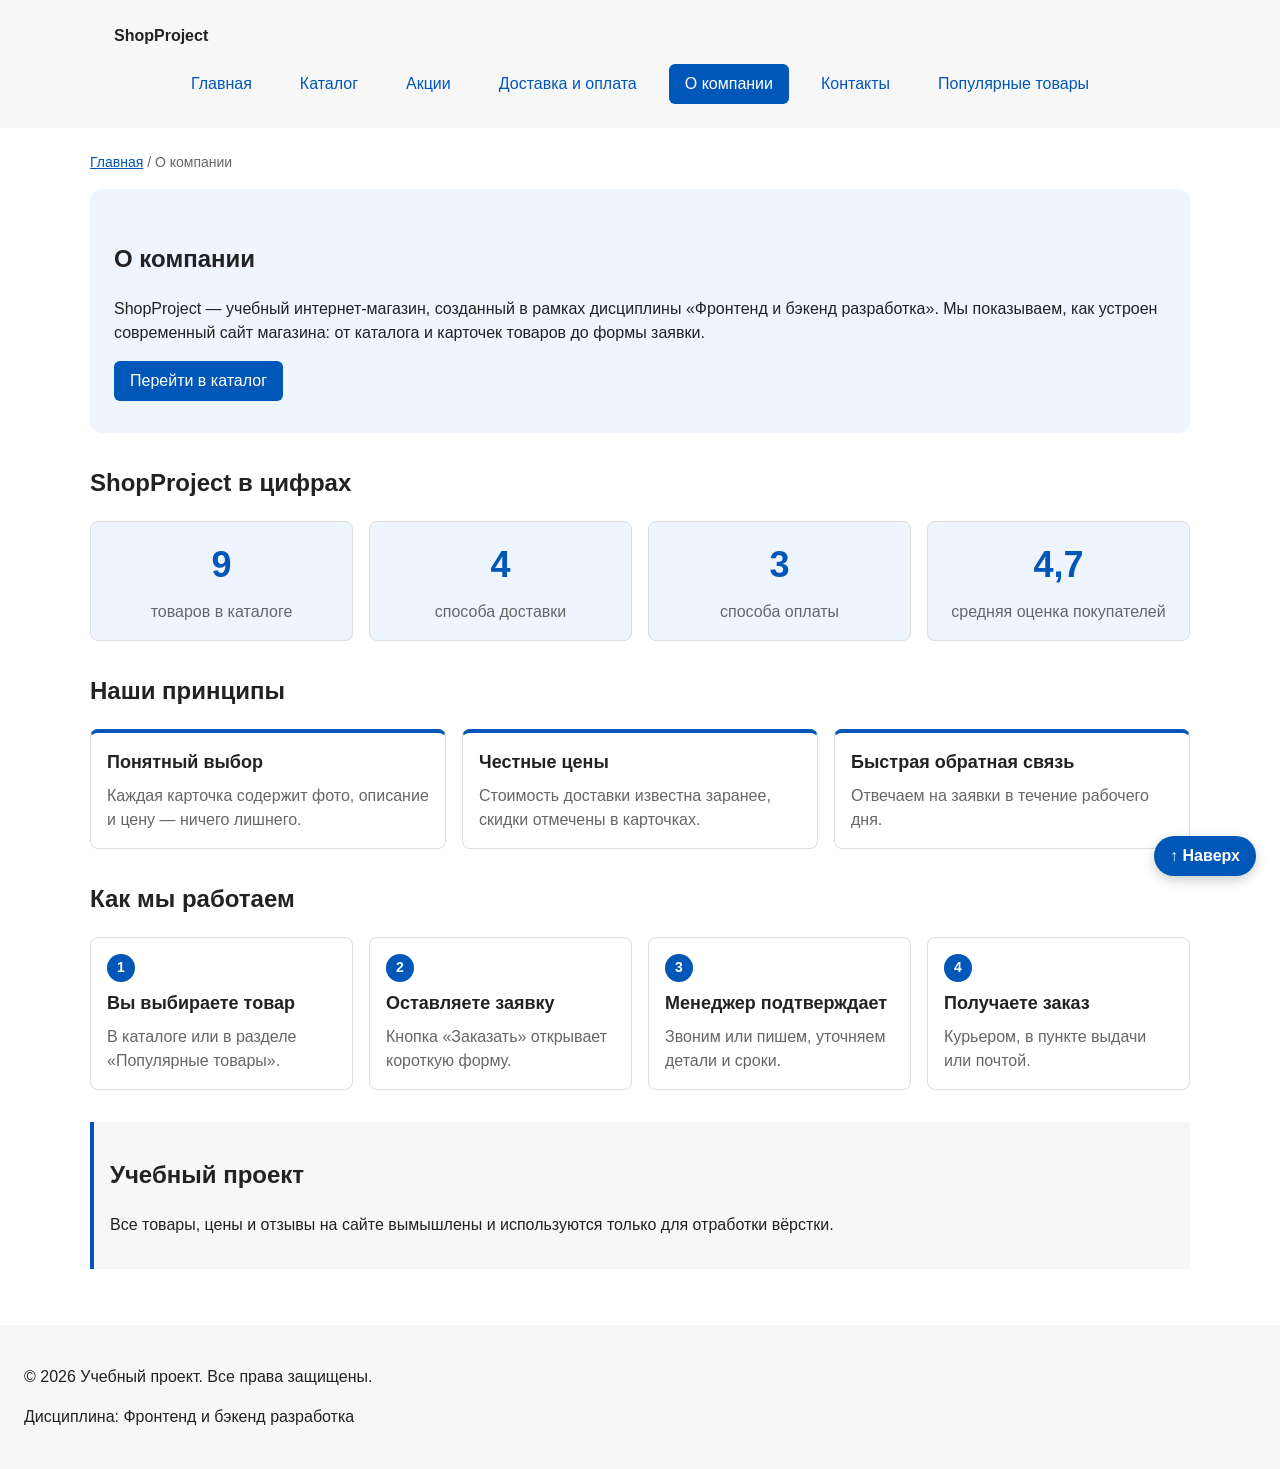
<file: About.html>
<!DOCTYPE html>
<html lang="ru">
<head>
  <meta charset="UTF-8">
  <meta name="viewport" content="width=device-width, initial-scale=1.0">
  <meta name="description" content="Информация об учебном интернет-магазине ShopProject.">
  <title>О компании — Учебный интернет-магазин</title>
  <link rel="stylesheet" href="css/style.css">
  <meta property="og:type" content="website">
  <meta property="og:title" content="Учебный интернет-магазин">
  <meta property="og:description" content="Учебный frontend-проект интернет-магазина.">
  <meta property="og:image" content="https://username.github.io/kr1-html-css-shop/images/preview.jpg">
</head>
<body id="top">
  <header class="site-header">
  <div class="site-header__inner">
    <a class="site-header__logo" href="index.html">ShopProject</a>

    <nav class="site-nav" aria-label="Основная навигация">
      <ul class="site-nav__list">
        <li class="site-nav__item">
          <a class="site-nav__link" href="index.html">
            Главная
          </a>
        </li>
        <li class="site-nav__item">
          <a class="site-nav__link" href="catalog.html">Каталог</a>
        </li>
        <li class="site-nav__item">
          <a class="site-nav__link" href="sales.html">Акции</a>
        </li>
        <li class="site-nav__item">
          <a class="site-nav__link" href="delivery.html">Доставка и оплата</a>
        </li>
        <li class="site-nav__item">
          <a class="site-nav__link site-nav__link--active" href="about.html" aria-current="page">О компании</a>
        </li>
        <li class="site-nav__item">
          <a class="site-nav__link" href="contacts.html">Контакты</a>
        </li>
        <li class="site-nav__item">
          <a class="site-nav__link" href="index.html#popular">
            Популярные товары
          </a>
        </li>
      </ul>
    </nav>
  </div>
</header>


  <main>
    <nav class="breadcrumbs" aria-label="Хлебные крошки">
      <a class="breadcrumbs__link" href="index.html">Главная</a>
      <span class="breadcrumbs__current" aria-current="page">О компании</span>
    </nav>

    <section class="hero">
      <h1>О компании</h1>
      <p>
        ShopProject — учебный интернет-магазин, созданный в рамках дисциплины
        «Фронтенд и бэкенд разработка». Мы показываем, как устроен современный
        сайт магазина: от каталога и карточек товаров до формы заявки.
      </p>
      <a class="button button--primary" href="catalog.html">Перейти в каталог</a>
    </section>

    <section class="section">
      <h2>ShopProject в цифрах</h2>

      <ul class="stats" role="list">
        <li class="stats__item">
          <span class="stats__value">9</span>
          <span class="stats__label">товаров в каталоге</span>
        </li>
        <li class="stats__item">
          <span class="stats__value">4</span>
          <span class="stats__label">способа доставки</span>
        </li>
        <li class="stats__item">
          <span class="stats__value">3</span>
          <span class="stats__label">способа оплаты</span>
        </li>
        <li class="stats__item">
          <span class="stats__value">4,7</span>
          <span class="stats__label">средняя оценка покупателей</span>
        </li>
      </ul>
    </section>

    <section class="section">
      <h2>Наши принципы</h2>

      <ul class="info-grid" role="list">
        <li class="info-card">
          <h3 class="info-card__title">Понятный выбор</h3>
          <p class="info-card__text">Каждая карточка содержит фото, описание и цену — ничего лишнего.</p>
        </li>
        <li class="info-card">
          <h3 class="info-card__title">Честные цены</h3>
          <p class="info-card__text">Стоимость доставки известна заранее, скидки отмечены в карточках.</p>
        </li>
        <li class="info-card">
          <h3 class="info-card__title">Быстрая обратная связь</h3>
          <p class="info-card__text">Отвечаем на заявки в течение рабочего дня.</p>
        </li>
      </ul>
    </section>

    <section class="section">
      <h2>Как мы работаем</h2>

      <ol class="steps" role="list">
        <li class="steps__item">
          <h3 class="steps__title">Вы выбираете товар</h3>
          <p class="steps__text">В каталоге или в разделе «Популярные товары».</p>
        </li>
        <li class="steps__item">
          <h3 class="steps__title">Оставляете заявку</h3>
          <p class="steps__text">Кнопка «Заказать» открывает короткую форму.</p>
        </li>
        <li class="steps__item">
          <h3 class="steps__title">Менеджер подтверждает</h3>
          <p class="steps__text">Звоним или пишем, уточняем детали и сроки.</p>
        </li>
        <li class="steps__item">
          <h3 class="steps__title">Получаете заказ</h3>
          <p class="steps__text">Курьером, в пункте выдачи или почтой.</p>
        </li>
      </ol>
    </section>

    <aside class="aside-info">
      <h2>Учебный проект</h2>
      <p>
        Все товары, цены и отзывы на сайте вымышлены и используются только
        для отработки вёрстки.
      </p>
    </aside>
  </main>

  <footer>
    <p>&copy; 2026 Учебный проект. Все права защищены.</p>
    <p>Дисциплина: Фронтенд и бэкенд разработка</p>
  </footer>

  <a class="to-top" href="#top">
    <span class="to-top__icon" aria-hidden="true">↑</span>
    <span class="to-top__text">Наверх</span>
  </a>


  
</body>
</html>
</file>
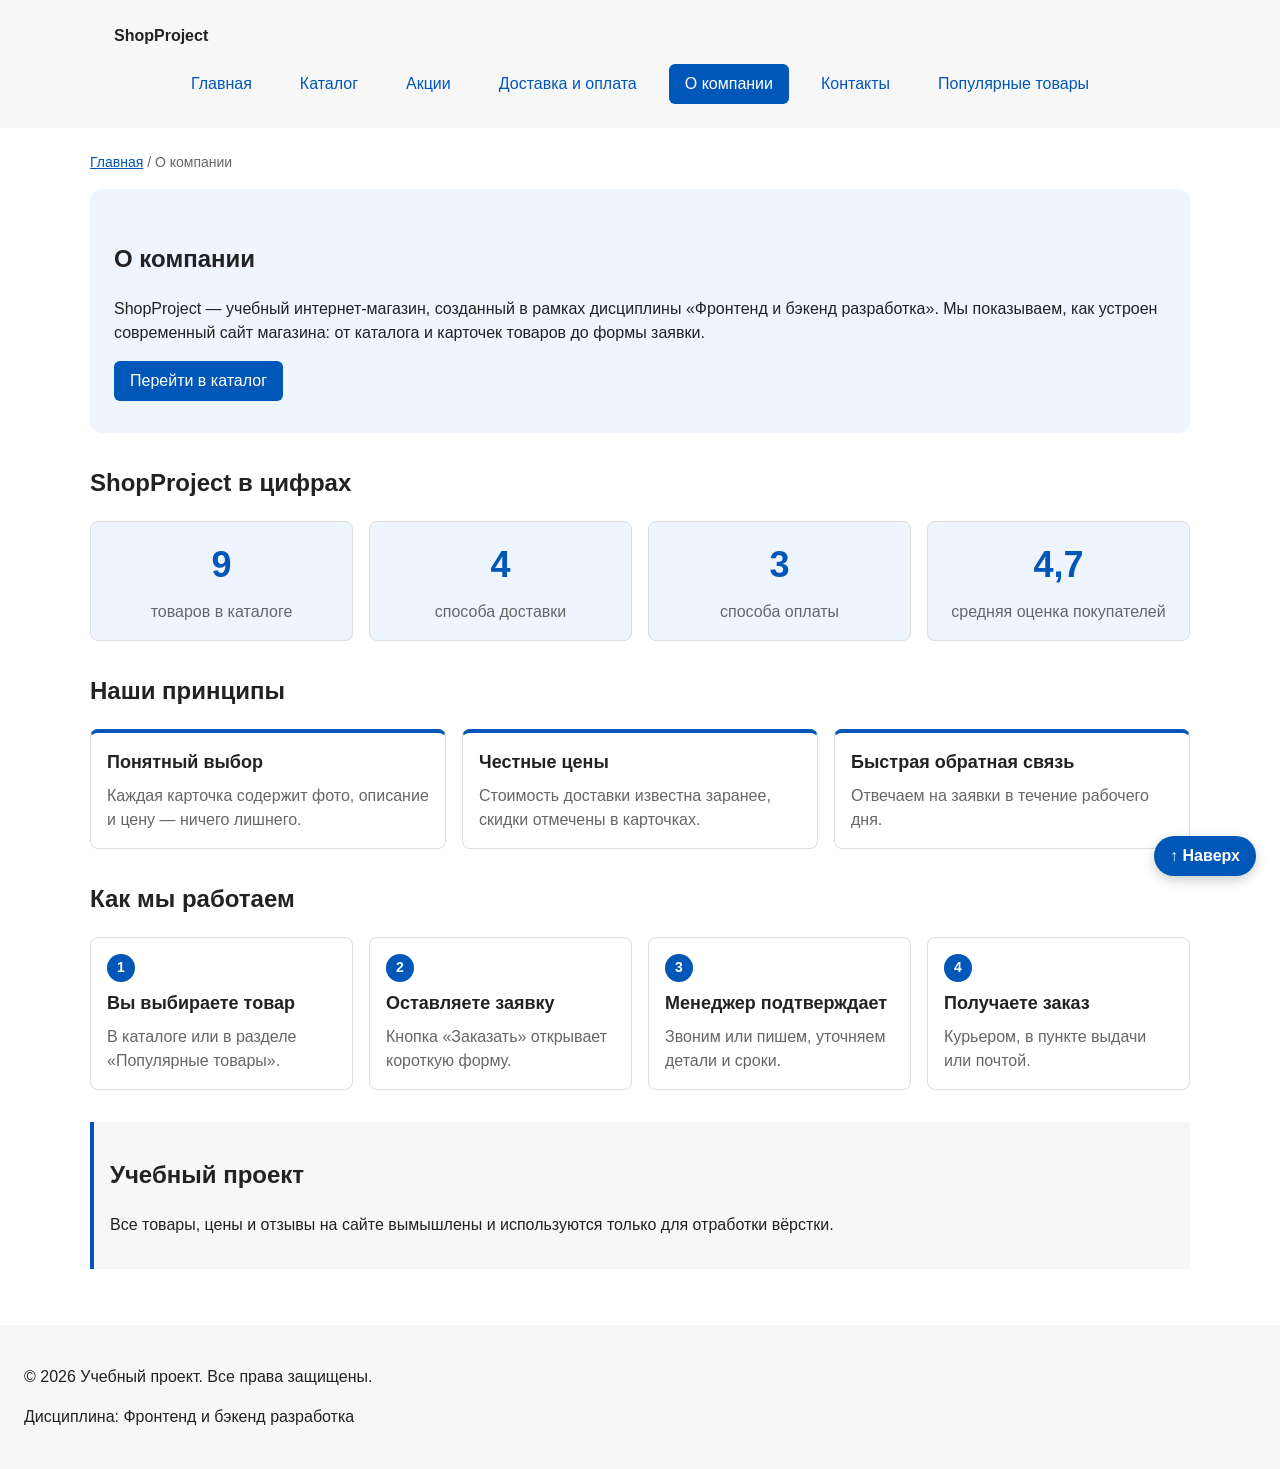
<file: about.html>
<!DOCTYPE html>
<html lang="ru">
<head>
  <meta charset="UTF-8">
  <meta name="viewport" content="width=device-width, initial-scale=1.0">
  <meta name="description" content="Информация об учебном интернет-магазине ShopProject.">
  <title>О компании — Учебный интернет-магазин</title>
  <link rel="stylesheet" href="css/style.css">
  <meta property="og:type" content="website">
  <meta property="og:title" content="Учебный интернет-магазин">
  <meta property="og:description" content="Учебный frontend-проект интернет-магазина.">
  <meta property="og:image" content="https://username.github.io/kr1-html-css-shop/images/preview.jpg">
</head>
<body id="top">
  <header class="site-header">
  <div class="site-header__inner">
    <a class="site-header__logo" href="index.html">ShopProject</a>

    <nav class="site-nav" aria-label="Основная навигация">
      <ul class="site-nav__list">
        <li class="site-nav__item">
          <a class="site-nav__link" href="index.html">
            Главная
          </a>
        </li>
        <li class="site-nav__item">
          <a class="site-nav__link" href="catalog.html">Каталог</a>
        </li>
        <li class="site-nav__item">
          <a class="site-nav__link" href="sales.html">Акции</a>
        </li>
        <li class="site-nav__item">
          <a class="site-nav__link" href="delivery.html">Доставка и оплата</a>
        </li>
        <li class="site-nav__item">
          <a class="site-nav__link site-nav__link--active" href="about.html" aria-current="page">О компании</a>
        </li>
        <li class="site-nav__item">
          <a class="site-nav__link" href="contacts.html">Контакты</a>
        </li>
        <li class="site-nav__item">
          <a class="site-nav__link" href="index.html#popular">
            Популярные товары
          </a>
        </li>
      </ul>
    </nav>
  </div>
</header>


  <main>
    <nav class="breadcrumbs" aria-label="Хлебные крошки">
      <a class="breadcrumbs__link" href="index.html">Главная</a>
      <span class="breadcrumbs__current" aria-current="page">О компании</span>
    </nav>

    <section class="hero">
      <h1>О компании</h1>
      <p>
        ShopProject — учебный интернет-магазин, созданный в рамках дисциплины
        «Фронтенд и бэкенд разработка». Мы показываем, как устроен современный
        сайт магазина: от каталога и карточек товаров до формы заявки.
      </p>
      <a class="button button--primary" href="catalog.html">Перейти в каталог</a>
    </section>

    <section class="section">
      <h2>ShopProject в цифрах</h2>

      <ul class="stats" role="list">
        <li class="stats__item">
          <span class="stats__value">9</span>
          <span class="stats__label">товаров в каталоге</span>
        </li>
        <li class="stats__item">
          <span class="stats__value">4</span>
          <span class="stats__label">способа доставки</span>
        </li>
        <li class="stats__item">
          <span class="stats__value">3</span>
          <span class="stats__label">способа оплаты</span>
        </li>
        <li class="stats__item">
          <span class="stats__value">4,7</span>
          <span class="stats__label">средняя оценка покупателей</span>
        </li>
      </ul>
    </section>

    <section class="section">
      <h2>Наши принципы</h2>

      <ul class="info-grid" role="list">
        <li class="info-card">
          <h3 class="info-card__title">Понятный выбор</h3>
          <p class="info-card__text">Каждая карточка содержит фото, описание и цену — ничего лишнего.</p>
        </li>
        <li class="info-card">
          <h3 class="info-card__title">Честные цены</h3>
          <p class="info-card__text">Стоимость доставки известна заранее, скидки отмечены в карточках.</p>
        </li>
        <li class="info-card">
          <h3 class="info-card__title">Быстрая обратная связь</h3>
          <p class="info-card__text">Отвечаем на заявки в течение рабочего дня.</p>
        </li>
      </ul>
    </section>

    <section class="section">
      <h2>Как мы работаем</h2>

      <ol class="steps" role="list">
        <li class="steps__item">
          <h3 class="steps__title">Вы выбираете товар</h3>
          <p class="steps__text">В каталоге или в разделе «Популярные товары».</p>
        </li>
        <li class="steps__item">
          <h3 class="steps__title">Оставляете заявку</h3>
          <p class="steps__text">Кнопка «Заказать» открывает короткую форму.</p>
        </li>
        <li class="steps__item">
          <h3 class="steps__title">Менеджер подтверждает</h3>
          <p class="steps__text">Звоним или пишем, уточняем детали и сроки.</p>
        </li>
        <li class="steps__item">
          <h3 class="steps__title">Получаете заказ</h3>
          <p class="steps__text">Курьером, в пункте выдачи или почтой.</p>
        </li>
      </ol>
    </section>

    <aside class="aside-info">
      <h2>Учебный проект</h2>
      <p>
        Все товары, цены и отзывы на сайте вымышлены и используются только
        для отработки вёрстки.
      </p>
    </aside>
  </main>

  <footer>
    <p>&copy; 2026 Учебный проект. Все права защищены.</p>
    <p>Дисциплина: Фронтенд и бэкенд разработка</p>
  </footer>

  <a class="to-top" href="#top">
    <span class="to-top__icon" aria-hidden="true">↑</span>
    <span class="to-top__text">Наверх</span>
  </a>


  
</body>
</html>
</file>
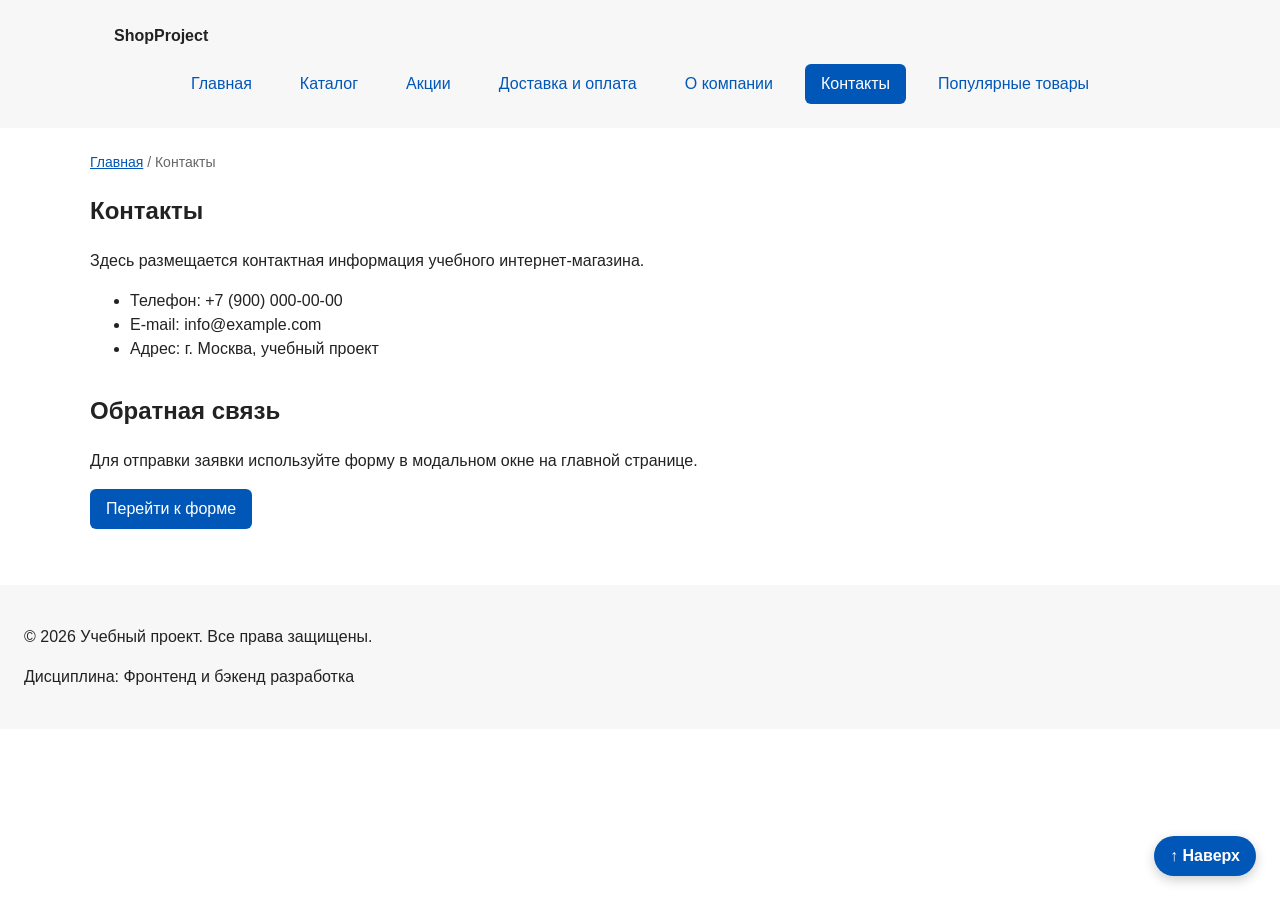
<file: contacts.html>
<!DOCTYPE html>
<html lang="ru">
<head>
  <meta charset="UTF-8">
  <meta name="viewport" content="width=device-width, initial-scale=1.0">
  <meta name="description" content="Контактная информация учебного интернет-магазина.">
  <title>Контакты — Учебный интернет-магазин</title>
  <link rel="stylesheet" href="css/style.css">
  <meta property="og:type" content="website">
<meta property="og:title" content="Учебный интернет-магазин">
<meta property="og:description" content="Учебный frontend-проект интернет-магазина.">
<meta property="og:image" content="https://username.github.io/kr1-html-css-shop/images/preview.jpg">

</head>
<body id="top">
  <header class="site-header">
  <div class="site-header__inner">
    <a class="site-header__logo" href="index.html">ShopProject</a>

    <nav class="site-nav" aria-label="Основная навигация">
      <ul class="site-nav__list">
        <li class="site-nav__item">
          <a class="site-nav__link" href="index.html">
            Главная
          </a>
        </li>
        <li class="site-nav__item">
          <a class="site-nav__link" href="catalog.html">Каталог</a>
        </li>
        <li class="site-nav__item">
          <a class="site-nav__link" href="sales.html">Акции</a>
        </li>
        <li class="site-nav__item">
          <a class="site-nav__link" href="delivery.html">Доставка и оплата</a>
        </li>
        <li class="site-nav__item">
          <a class="site-nav__link" href="about.html">О компании</a>
        </li>
        <li class="site-nav__item">
          <a class="site-nav__link site-nav__link--active" href="contacts.html" aria-current="page">Контакты</a>
        </li>
        <li class="site-nav__item">
          <a class="site-nav__link" href="index.html#popular">
            Популярные товары
          </a>
        </li>
      </ul>
    </nav>
  </div>
</header>


  <main>
    <nav class="breadcrumbs" aria-label="Хлебные крошки">
      <a class="breadcrumbs__link" href="index.html">Главная</a>
      <span class="breadcrumbs__current" aria-current="page">Контакты</span>
    </nav>

    <section class="section">
      <h1>Контакты</h1>
      <p>
        Здесь размещается контактная информация учебного интернет-магазина.
      </p>

      <ul>
        <li>Телефон: +7 (900) 000-00-00</li>
        <li>E-mail: info@example.com</li>
        <li>Адрес: г. Москва, учебный проект</li>
      </ul>
    </section>

    <section class="section" id="feedback">
      <h2>Обратная связь</h2>
      <p>
        Для отправки заявки используйте форму в модальном окне на главной странице.
      </p>
      <a class="button button--primary" href="index.html#contacts">Перейти к форме</a>
    </section>
  </main>

  <footer>
    <p>&copy; 2026 Учебный проект. Все права защищены.</p>
    <p>Дисциплина: Фронтенд и бэкенд разработка</p>
  </footer>

  <a class="to-top" href="#top">
    <span class="to-top__icon" aria-hidden="true">↑</span>
    <span class="to-top__text">Наверх</span>
  </a>

</body>
</html>
</file>
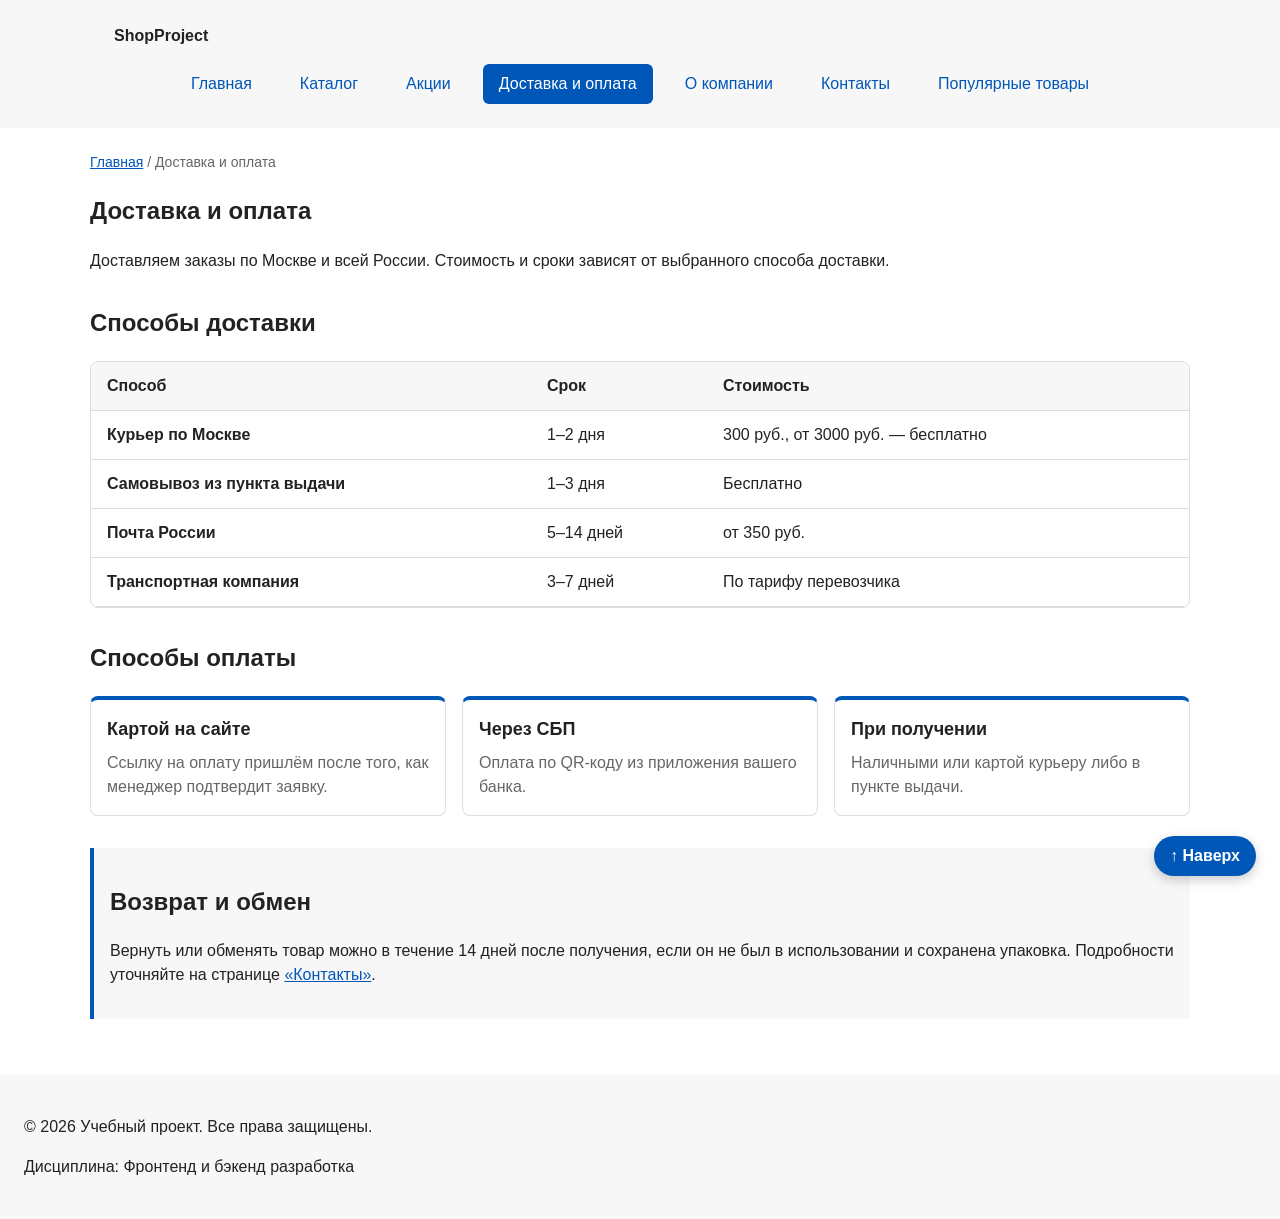
<file: Delivery.html>
<!DOCTYPE html>
<html lang="ru">
<head>
  <meta charset="UTF-8">
  <meta name="viewport" content="width=device-width, initial-scale=1.0">
  <meta name="description" content="Способы доставки и оплаты в учебном интернет-магазине.">
  <title>Доставка и оплата — Учебный интернет-магазин</title>
  <link rel="stylesheet" href="css/style.css">
  <meta property="og:type" content="website">
  <meta property="og:title" content="Учебный интернет-магазин">
  <meta property="og:description" content="Учебный frontend-проект интернет-магазина.">
  <meta property="og:image" content="https://username.github.io/kr1-html-css-shop/images/preview.jpg">
</head>
<body id="top">
  <header class="site-header">
  <div class="site-header__inner">
    <a class="site-header__logo" href="index.html">ShopProject</a>

    <nav class="site-nav" aria-label="Основная навигация">
      <ul class="site-nav__list">
        <li class="site-nav__item">
          <a class="site-nav__link" href="index.html">
            Главная
          </a>
        </li>
        <li class="site-nav__item">
          <a class="site-nav__link" href="catalog.html">Каталог</a>
        </li>
        <li class="site-nav__item">
          <a class="site-nav__link" href="sales.html">Акции</a>
        </li>
        <li class="site-nav__item">
          <a class="site-nav__link site-nav__link--active" href="delivery.html" aria-current="page">Доставка и оплата</a>
        </li>
        <li class="site-nav__item">
          <a class="site-nav__link" href="about.html">О компании</a>
        </li>
        <li class="site-nav__item">
          <a class="site-nav__link" href="contacts.html">Контакты</a>
        </li>
        <li class="site-nav__item">
          <a class="site-nav__link" href="index.html#popular">
            Популярные товары
          </a>
        </li>
      </ul>
    </nav>
  </div>
</header>


  <main>
    <nav class="breadcrumbs" aria-label="Хлебные крошки">
      <a class="breadcrumbs__link" href="index.html">Главная</a>
      <span class="breadcrumbs__current" aria-current="page">Доставка и оплата</span>
    </nav>

    <section class="section">
      <h1>Доставка и оплата</h1>
      <p>
        Доставляем заказы по Москве и всей России. Стоимость и сроки зависят
        от выбранного способа доставки.
      </p>
    </section>

    <section class="section" id="delivery">
      <h2 id="delivery-title">Способы доставки</h2>

      <!-- tabindex и role="region" — чтобы таблицу можно было прокрутить с клавиатуры на узком экране -->
      <div class="table-wrap" role="region" aria-labelledby="delivery-title" tabindex="0">
        <table class="data-table">
          <thead>
            <tr>
              <th scope="col">Способ</th>
              <th scope="col">Срок</th>
              <th scope="col">Стоимость</th>
            </tr>
          </thead>
          <tbody>
            <tr>
              <th scope="row">Курьер по Москве</th>
              <td>1–2 дня</td>
              <td>300 руб., от 3000 руб. — бесплатно</td>
            </tr>
            <tr>
              <th scope="row">Самовывоз из пункта выдачи</th>
              <td>1–3 дня</td>
              <td>Бесплатно</td>
            </tr>
            <tr>
              <th scope="row">Почта России</th>
              <td>5–14 дней</td>
              <td>от 350 руб.</td>
            </tr>
            <tr>
              <th scope="row">Транспортная компания</th>
              <td>3–7 дней</td>
              <td>По тарифу перевозчика</td>
            </tr>
          </tbody>
        </table>
      </div>
    </section>

    <section class="section" id="payment">
      <h2>Способы оплаты</h2>

      <ul class="info-grid" role="list">
        <li class="info-card">
          <h3 class="info-card__title">Картой на сайте</h3>
          <p class="info-card__text">Ссылку на оплату пришлём после того, как менеджер подтвердит заявку.</p>
        </li>
        <li class="info-card">
          <h3 class="info-card__title">Через СБП</h3>
          <p class="info-card__text">Оплата по QR-коду из приложения вашего банка.</p>
        </li>
        <li class="info-card">
          <h3 class="info-card__title">При получении</h3>
          <p class="info-card__text">Наличными или картой курьеру либо в пункте выдачи.</p>
        </li>
      </ul>
    </section>

    <aside class="aside-info">
      <h2>Возврат и обмен</h2>
      <p>
        Вернуть или обменять товар можно в течение 14 дней после получения,
        если он не был в использовании и сохранена упаковка. Подробности уточняйте
        на странице <a href="contacts.html">«Контакты»</a>.
      </p>
    </aside>
  </main>

  <footer>
    <p>&copy; 2026 Учебный проект. Все права защищены.</p>
    <p>Дисциплина: Фронтенд и бэкенд разработка</p>
  </footer>

  <a class="to-top" href="#top">
    <span class="to-top__icon" aria-hidden="true">↑</span>
    <span class="to-top__text">Наверх</span>
  </a>



  
</body>
</html>
</file>
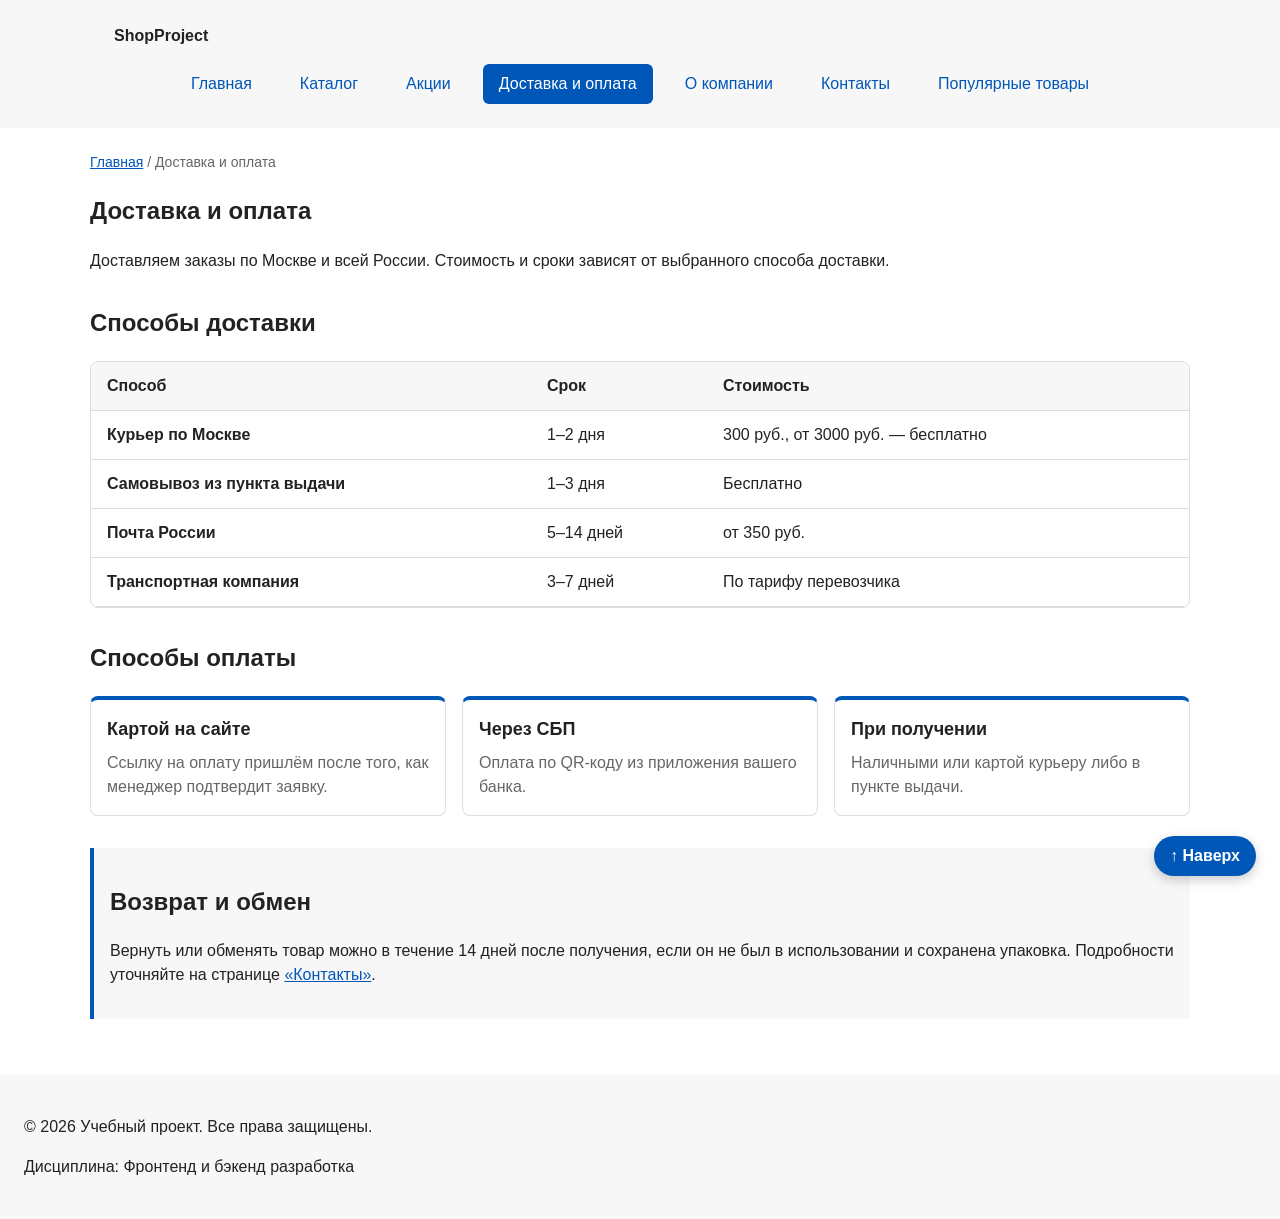
<file: delivery.html>
<!DOCTYPE html>
<html lang="ru">
<head>
  <meta charset="UTF-8">
  <meta name="viewport" content="width=device-width, initial-scale=1.0">
  <meta name="description" content="Способы доставки и оплаты в учебном интернет-магазине.">
  <title>Доставка и оплата — Учебный интернет-магазин</title>
  <link rel="stylesheet" href="css/style.css">
  <meta property="og:type" content="website">
  <meta property="og:title" content="Учебный интернет-магазин">
  <meta property="og:description" content="Учебный frontend-проект интернет-магазина.">
  <meta property="og:image" content="https://username.github.io/kr1-html-css-shop/images/preview.jpg">
</head>
<body id="top">
  <header class="site-header">
  <div class="site-header__inner">
    <a class="site-header__logo" href="index.html">ShopProject</a>

    <nav class="site-nav" aria-label="Основная навигация">
      <ul class="site-nav__list">
        <li class="site-nav__item">
          <a class="site-nav__link" href="index.html">
            Главная
          </a>
        </li>
        <li class="site-nav__item">
          <a class="site-nav__link" href="catalog.html">Каталог</a>
        </li>
        <li class="site-nav__item">
          <a class="site-nav__link" href="sales.html">Акции</a>
        </li>
        <li class="site-nav__item">
          <a class="site-nav__link site-nav__link--active" href="delivery.html" aria-current="page">Доставка и оплата</a>
        </li>
        <li class="site-nav__item">
          <a class="site-nav__link" href="about.html">О компании</a>
        </li>
        <li class="site-nav__item">
          <a class="site-nav__link" href="contacts.html">Контакты</a>
        </li>
        <li class="site-nav__item">
          <a class="site-nav__link" href="index.html#popular">
            Популярные товары
          </a>
        </li>
      </ul>
    </nav>
  </div>
</header>


  <main>
    <nav class="breadcrumbs" aria-label="Хлебные крошки">
      <a class="breadcrumbs__link" href="index.html">Главная</a>
      <span class="breadcrumbs__current" aria-current="page">Доставка и оплата</span>
    </nav>

    <section class="section">
      <h1>Доставка и оплата</h1>
      <p>
        Доставляем заказы по Москве и всей России. Стоимость и сроки зависят
        от выбранного способа доставки.
      </p>
    </section>

    <section class="section" id="delivery">
      <h2 id="delivery-title">Способы доставки</h2>

      <!-- tabindex и role="region" — чтобы таблицу можно было прокрутить с клавиатуры на узком экране -->
      <div class="table-wrap" role="region" aria-labelledby="delivery-title" tabindex="0">
        <table class="data-table">
          <thead>
            <tr>
              <th scope="col">Способ</th>
              <th scope="col">Срок</th>
              <th scope="col">Стоимость</th>
            </tr>
          </thead>
          <tbody>
            <tr>
              <th scope="row">Курьер по Москве</th>
              <td>1–2 дня</td>
              <td>300 руб., от 3000 руб. — бесплатно</td>
            </tr>
            <tr>
              <th scope="row">Самовывоз из пункта выдачи</th>
              <td>1–3 дня</td>
              <td>Бесплатно</td>
            </tr>
            <tr>
              <th scope="row">Почта России</th>
              <td>5–14 дней</td>
              <td>от 350 руб.</td>
            </tr>
            <tr>
              <th scope="row">Транспортная компания</th>
              <td>3–7 дней</td>
              <td>По тарифу перевозчика</td>
            </tr>
          </tbody>
        </table>
      </div>
    </section>

    <section class="section" id="payment">
      <h2>Способы оплаты</h2>

      <ul class="info-grid" role="list">
        <li class="info-card">
          <h3 class="info-card__title">Картой на сайте</h3>
          <p class="info-card__text">Ссылку на оплату пришлём после того, как менеджер подтвердит заявку.</p>
        </li>
        <li class="info-card">
          <h3 class="info-card__title">Через СБП</h3>
          <p class="info-card__text">Оплата по QR-коду из приложения вашего банка.</p>
        </li>
        <li class="info-card">
          <h3 class="info-card__title">При получении</h3>
          <p class="info-card__text">Наличными или картой курьеру либо в пункте выдачи.</p>
        </li>
      </ul>
    </section>

    <aside class="aside-info">
      <h2>Возврат и обмен</h2>
      <p>
        Вернуть или обменять товар можно в течение 14 дней после получения,
        если он не был в использовании и сохранена упаковка. Подробности уточняйте
        на странице <a href="contacts.html">«Контакты»</a>.
      </p>
    </aside>
  </main>

  <footer>
    <p>&copy; 2026 Учебный проект. Все права защищены.</p>
    <p>Дисциплина: Фронтенд и бэкенд разработка</p>
  </footer>

  <a class="to-top" href="#top">
    <span class="to-top__icon" aria-hidden="true">↑</span>
    <span class="to-top__text">Наверх</span>
  </a>



  
</body>
</html>
</file>
<file: css/style.css>
/*
  Задаём внутренние отступы для основных областей страницы.
  У шапки отступы теперь задаёт .site-header__inner.
*/

main,
footer {
  padding: var(--space-lg);
}

/*
  Оформляем подвал страницы тем же фоном.
*/

footer {
    background-color: var(--color-surface);
}

/* ===============================
   Шапка сайта — блок site-header
   position: sticky — шапка «едет» за прокруткой, прилипая к верху окна.
   =============================== */

.site-header {
  position: sticky;
  top: 0;
  z-index: 100;
  background-color: var(--color-surface);
}

.site-header__inner {
  max-width: var(--container-width);
  margin: 0 auto;
  padding: var(--space-lg);
}

.site-header__logo {
  font-weight: 700;
  color: var(--color-text);
  text-decoration: none;
}

/* ===============================
   Основная навигация — блок site-nav
   =============================== */

.site-nav__list {
  display: flex;
  flex-wrap: wrap;
  justify-content: center;
  align-items: center;
  gap: var(--space-md);
  padding: 0;
  margin: var(--space-md) 0 0;
  list-style: none;
}

.site-nav__link {
  display: inline-block;
  padding: var(--space-sm) var(--space-md);
  color: var(--color-primary);
  text-decoration: none;
  border-radius: var(--radius-sm);
}

.site-nav__link:hover {
  color: var(--color-white);
  background-color: var(--color-primary);
}

.site-nav__link:focus-visible {
  outline: 2px solid var(--color-primary);
  outline-offset: 3px;
}

.site-nav__link--active {
  color: var(--color-white);
  background-color: var(--color-primary);
}

/* ===============================
   Карточка товара — блок product-card
   =============================== */

.product-card {
  display: flex;
  flex-direction: column;
  gap: var(--space-sm);
  padding: var(--space-md);
  border: 1px solid var(--color-border);
  border-radius: var(--radius-md);
  background-color: var(--color-bg);
}

.product-card:hover {
  border-color: var(--color-primary);
}

.product-card--featured {
  border-color: var(--color-primary);
}

.product-card--discount {
  position: relative;
  border-color: var(--color-danger);
}

.product-card__image {
  width: 100%;
  height: 200px;
  object-fit: cover;
}

.product-card__title {
  margin: 0;
  color: var(--color-text);
}

.product-card__description {
  margin: 0;
  color: var(--color-muted);
}

.product-card__price {
  margin: 0;
  font-weight: 700;
}

.product-card--discount .product-card__price {
  color: var(--color-danger);
}

.product-card__button {
  margin-top: auto;
  align-self: flex-start;
}

/* ===============================
   Кнопка — блок button
   =============================== */

.button {
  display: inline-block;
  padding: var(--space-sm) var(--space-md);
  border: none;
  border-radius: var(--radius-sm);
  font: inherit;
  text-decoration: none;
  cursor: pointer;
}

.button--primary {
  color: var(--color-white);
  background-color: var(--color-primary);
}

/*
  color задан явно: иначе у ссылки <a class="button button--primary">
  правило a:hover сделает текст тёмно-синим на тёмно-синем фоне.
*/
.button--primary:hover {
  color: var(--color-white);
  background-color: var(--color-primary-dark);
}

.button--secondary {
  color: var(--color-primary);
  background-color: transparent;
  border: 1px solid var(--color-primary);
}

.button--secondary:hover {
  color: var(--color-white);
  background-color: var(--color-primary);
}

.button:focus-visible {
  outline: 2px solid var(--color-primary);
  outline-offset: 3px;
}

.button:disabled,
.button--disabled {
  opacity: 0.6;
  cursor: not-allowed;
}

/*
  Дополнительный информационный блок.
*/

.aside-info {
    max-width: var(--container-width);
    margin: 0 auto var(--space-xl);
    padding: var(--space-md);
    border-left: 4px solid var(--color-primary);
    background-color: var(--color-surface);
}

.success-message {
    max-width: var(--container-width);
    margin: var(--space-lg) auto;
    padding: var(--space-md);
    border-left: 4px solid var(--color-success);
    background-color: var(--color-success-bg);
}

/* ===============================
   1. Переменные проекта
   =============================== */
:root {
  --color-bg: #ffffff;
  --color-text: #222222;
  --color-muted: #666666;
  --color-primary: #0057b8;
  --color-primary-dark: #003f86;
  --color-border: #dddddd;
  --color-surface: #f7f7f7;
  --color-surface-accent: #eef5ff;
  --color-danger: #b00020;
  --color-danger-bg: #fff5f6;
  --color-success: #168a2f;
  --color-success-bg: #eefaf0;
  --color-rating: #b8740b;
  --color-white: #ffffff;

  --space-xs: 4px;
  --space-sm: 8px;
  --space-md: 16px;
  --space-lg: 24px;
  --space-xl: 32px;

  --radius-sm: 6px;
  --radius-md: 8px;
  --radius-lg: 12px;

  --container-width: 1100px;
  --header-height: 128px; /* высота липкой шапки */
}

/* ===============================
   2. Базовые стили
   =============================== */
* {
  box-sizing: border-box;
}

body {
  margin: 0;
  font-family: Arial, sans-serif;
  line-height: 1.5;
  color: var(--color-text);
  background-color: var(--color-bg);
}

/* ===============================
   3. Общие элементы интерфейса
   =============================== */
a {
  color: var(--color-primary);
}

a:hover {
  color: var(--color-primary-dark);
}

a:focus-visible {
  outline: 2px solid var(--color-primary);
  outline-offset: 3px;
}

/* ===============================
   4. Компоненты страницы
   =============================== */
.hero {
  max-width: var(--container-width);
  margin: 0 auto var(--space-xl);
  padding: var(--space-xl) var(--space-lg);
  background-color: var(--color-surface-accent);
  border-radius: var(--radius-lg);
}

.section {
  max-width: var(--container-width);
  margin: 0 auto var(--space-xl);
}

.section h2 {
  margin-top: 0;
}

/* ===============================
   5. Форма и модальное окно
   Поле — «плитка»: подпись, ввод и подсказка в одной рамке.
   =============================== */
.order-dialog {
  width: min(100% - 32px, 640px);
  padding: var(--space-lg);
  border: none;
  border-top: 6px solid var(--color-primary);
  border-radius: var(--radius-lg);
}

.order-dialog::backdrop { background-color: rgba(0, 0, 0, 0.5); }
.order-dialog__title { margin: 0 0 var(--space-xs); }
.order-form__note { margin: var(--space-md) 0; font-size: 14px; }
.order-form__group { margin: 0 0 var(--space-lg); padding: 0; border: none; }
.order-form__legend { margin-bottom: var(--space-md); font-size: 18px; font-weight: 700; }

/* Номер в кружке: шаги формы и шаги на странице «О компании» */
.order-form__step,
.steps__item::before {
  display: inline-grid;
  place-items: center;
  width: 28px;
  height: 28px;
  margin-right: var(--space-sm);
  border-radius: 50%;
  color: var(--color-white);
  background-color: var(--color-primary);
  font-size: 14px;
  font-weight: 700;
}

.order-form__grid { display: grid; grid-template-columns: repeat(2, 1fr); gap: var(--space-md); }
.order-form__field--wide { grid-column: 1 / -1; }

.order-form__field {
  display: flex;
  flex-direction: column;
  gap: 2px;
  padding: 10px 14px 12px;
  border: 2px solid var(--color-border);
  border-radius: var(--radius-md);
  background-color: var(--color-surface);
}

.order-form__field:hover { border-color: var(--color-primary); }

/* Фокус подсвечивает всю плитку; outline виден и в режиме высокой контрастности */
.order-form__field:focus-within {
  border-color: var(--color-primary);
  background-color: var(--color-bg);
  outline: 2px solid var(--color-primary);
  outline-offset: 2px;
}

.order-form__label { font-size: 14px; font-weight: 700; }
.order-form__required { color: var(--color-danger); }

.order-form__input, .order-form__select, .order-form__textarea {
  width: 100%;
  padding: 4px 0;
  border: none;
  background-color: transparent;
  font: inherit;
}

/* У самих полей рамку фокуса убираем — её роль играет плитка */
.order-form__field :focus { outline: none; }

.order-form__select {
  appearance: none;
  background: url("data:image/svg+xml,%3Csvg xmlns='http://www.w3.org/2000/svg' width='12' height='8'%3E%3Cpath d='M1 1l5 5 5-5' fill='none' stroke='%230057b8' stroke-width='2'/%3E%3C/svg%3E") no-repeat right 4px center;
}

.order-form__textarea { resize: vertical; }
.order-form__hint { display: block; font-size: 13px; }
.order-form__label--checkbox { display: flex; gap: var(--space-sm); font-size: 16px; font-weight: 400; }
.order-form__checkbox { flex-shrink: 0; width: 22px; height: 22px; accent-color: var(--color-primary); }

/* Ошибка: aria-invalid ставит скрипт, :user-invalid — сам браузер после ввода */
.order-form__field:has(:is([aria-invalid="true"], :user-invalid)) {
  border-color: var(--color-danger);
  background-color: var(--color-danger-bg);
}

.order-form__field:has(:is([aria-invalid="true"], :user-invalid)) .order-form__hint {
  color: var(--color-danger);
}

.order-form__field:has(:is([aria-invalid="true"], :user-invalid)) .order-form__hint::before {
  content: "Ошибка. ";
  font-weight: 700;
}

.order-form__actions { display: flex; justify-content: flex-end; gap: var(--space-md); margin-top: var(--space-lg); }

/* ===============================
   6. Горизонтальные карточки товаров
   =============================== */
#popular {
  display: grid;
  grid-template-columns: repeat(auto-fit, minmax(240px, 1fr));
  gap: var(--space-md);
}

#popular > * {
  grid-column: 1 / -1;
}

/* ===============================
   7. Адаптив: на узких экранах карточки в одну колонку
   =============================== */
@media (max-width: 800px) {
  #popular {
    grid-template-columns: 1fr;
  }
}

/* ===============================
   8. Хлебные крошки
   =============================== */
.breadcrumbs {
  max-width: var(--container-width);
  margin: 0 auto var(--space-md);
  font-size: 14px;
  color: var(--color-muted);
}

.breadcrumbs__link {
  color: var(--color-primary);
}

.breadcrumbs__current::before {
  content: " / ";
  color: var(--color-muted);
}

/* ===============================
   9. Плавная прокрутка и подсветка цели
   =============================== */
html {
  scroll-behavior: smooth;
  scroll-padding-top: calc(var(--header-height) + var(--space-md));
}

:target {
  outline: 2px dashed var(--color-primary);
  outline-offset: 4px;
}
.products-grid {
  display: grid;
  grid-template-columns: repeat(3, 1fr);
  gap: var(--space-lg);
}

.catalog-layout {
  max-width: var(--container-width);
  margin: 0 auto var(--space-xl);
  display: grid;
  grid-template-columns: 260px 1fr;
  grid-template-areas: "filters products";
  gap: var(--space-lg);
}

.catalog-filters {
  grid-area: filters;
  padding: var(--space-md);
  border: 1px solid var(--color-border);
  border-radius: var(--radius-md);
  background-color: var(--color-surface);
}

.catalog-products {
  grid-area: products;
}

.filters-form {
  display: grid;
  gap: var(--space-md);
}

.filters-form fieldset {
  margin: 0;
  padding: var(--space-md);
  border: 1px solid var(--color-border);
  border-radius: var(--radius-sm);
}

.filters-form legend {
  font-weight: 700;
}

.filters-form label {
  display: block;
  margin-bottom: var(--space-sm);
}

.filters-form input[type="number"] {
  width: 100%;
  padding: 8px 10px;
  border: 1px solid var(--color-border);
  border-radius: var(--radius-sm);
  font: inherit;
}

/* ===============================
   10. Sticky-фильтр каталога: едет за прокруткой и останавливается под шапкой
   =============================== */
.catalog-filters {
  position: sticky;
  top: calc(var(--header-height) + var(--space-md));
  align-self: start;
  max-height: calc(100vh - var(--header-height) - var(--space-xl));
  overflow-y: auto;
}

/* ===============================
   11. Общие правила новых блоков
   =============================== */
.order-form__hint, .order-form__optional, .product-card__old-price, .reviews__summary,
.review__date, .info-card__text, .steps__text, .stats__label, .order-dialog__text {
  margin: 0;
  color: var(--color-muted);
}

.order-form__optional, .product-card__old-price, .review__date { font-weight: 400; }
.product-card__image--contain { object-fit: contain; } /* фото микрофонов целиком, без обрезки */
.faq__answer p, .reviews__title, .review__rating, .review__text, .review__text p { margin: 0; }

.reviews__list, .info-grid, .stats, .steps {
  display: grid;
  grid-template-columns: repeat(auto-fit, minmax(220px, 1fr));
  gap: var(--space-md);
  margin: 0;
  padding: 0;
  list-style: none;
}

.review, .info-card, .steps__item, .stats__item {
  display: flex;
  flex-direction: column;
  gap: var(--space-sm);
  height: 100%;
  margin: 0;
  padding: var(--space-md);
  border: 1px solid var(--color-border);
  border-radius: var(--radius-md);
  background-color: var(--color-bg);
}

.faq__question:focus-visible, .table-wrap:focus-visible {
  outline: 2px solid var(--color-primary);
  outline-offset: 3px;
}

/* Значок скидки поверх фото */
.product-card__badge {
  position: absolute;
  top: var(--space-lg);
  left: var(--space-lg);
  margin: 0;
  padding: 2px 10px;
  border-radius: 999px;
  color: var(--color-white);
  background-color: var(--color-danger);
  font-size: 14px;
  font-weight: 700;
}

/* ===============================
   12. Часто задаваемые вопросы — блок faq (<details> раскрывается без JS)
   =============================== */
.faq__title { margin: 0 0 var(--space-md); }
.faq__list { display: grid; gap: var(--space-sm); }
.faq__item { border: 1px solid var(--color-border); border-radius: var(--radius-md); }
.faq__item[open] { border-color: var(--color-primary); }

.faq__question {
  display: flex;
  justify-content: space-between;
  align-items: center;
  gap: var(--space-md);
  padding: 12px var(--space-md);
  font-weight: 700;
  list-style: none;
  cursor: pointer;
}

.faq__question:hover { color: var(--color-primary); }
.faq__question::-webkit-details-marker { display: none; }

/* «+» поворачивается в «×»; после «/» — пустой текст для скринридера */
.faq__question::after {
  content: "+";
  content: "+" / "";
  flex-shrink: 0;
  width: 28px;
  border-radius: 50%;
  color: var(--color-primary);
  background-color: var(--color-surface-accent);
  font-size: 20px;
  line-height: 28px;
  text-align: center;
}

.faq__item[open] .faq__question::after { transform: rotate(45deg); }
.faq__answer { padding: 0 var(--space-md) var(--space-md); }

/* ===============================
   13. Отзывы покупателей — блок reviews
   =============================== */
.reviews {
  padding: var(--space-lg);
  border-radius: var(--radius-lg);
  background-color: var(--color-surface-accent);
}

.reviews__header {
  display: flex;
  flex-wrap: wrap;
  justify-content: space-between;
  align-items: baseline;
  gap: var(--space-sm) var(--space-md);
  margin-bottom: var(--space-md);
}

.review__rating { color: var(--color-rating); letter-spacing: 2px; }
.review__star--empty { color: var(--color-border); }
.review__author { display: flex; flex-direction: column; margin-top: auto; font-weight: 700; }
.review__date { font-size: 14px; }

/* ===============================
   14. Кнопка «Наверх» — ссылка на #top (id у <body>)
   =============================== */
.to-top {
  position: fixed;
  right: var(--space-lg);
  bottom: var(--space-lg);
  z-index: 90;
  padding: var(--space-sm) var(--space-md);
  border-radius: 999px;
  color: var(--color-white);
  background-color: var(--color-primary);
  box-shadow: 0 4px 12px rgba(0, 0, 0, 0.2);
  font-weight: 700;
  text-decoration: none;
}

.to-top:hover { color: var(--color-white); background-color: var(--color-primary-dark); }
body:target { outline: none; }

/* ===============================
   15. Новые страницы: карточки, цифры, шаги, таблица
   =============================== */
.info-card { border-top: 4px solid var(--color-primary); }
.info-card__title, .steps__title { margin: 0; font-size: 18px; }
.stats__item { background-color: var(--color-surface-accent); text-align: center; }
.stats__value { font-size: 36px; font-weight: 700; color: var(--color-primary); }
.steps { counter-reset: step; }
.steps__item::before { counter-increment: step; content: counter(step); }

.table-wrap { overflow-x: auto; border: 1px solid var(--color-border); border-radius: var(--radius-md); }
.data-table { width: 100%; min-width: 520px; border-collapse: collapse; }
.data-table thead th { background-color: var(--color-surface); }

.data-table th, .data-table td {
  padding: 12px var(--space-md);
  border-bottom: 1px solid var(--color-border);
  text-align: left;
}

/* Текст только для скринридеров */
.visually-hidden {
  position: absolute;
  width: 1px;
  height: 1px;
  overflow: hidden;
  clip-path: inset(50%);
  white-space: nowrap;
}

/* ===============================
   16. Адаптив новых блоков
   =============================== */
@media (prefers-reduced-motion: reduce) {
  html { scroll-behavior: auto; }
}

/* Меню из 7 пунктов не переносится, а прокручивается вбок — шапка остаётся низкой */
@media (max-width: 1024px) {
  :root { --header-height: 152px; }
  .site-nav__list { flex-wrap: nowrap; justify-content: flex-start; justify-content: safe center; overflow-x: auto; padding: 6px 6px 8px; }
  .site-nav__link { white-space: nowrap; }
  .catalog-products .products-grid { grid-template-columns: repeat(2, 1fr); }
}

@media (max-width: 800px) {
  .products-grid { grid-template-columns: repeat(2, 1fr); }
  .catalog-layout { grid-template-columns: 1fr; grid-template-areas: "filters" "products"; }
  .catalog-filters { position: static; max-height: none; } /* фильтр над товарами и не липнет */
}

@media (max-width: 600px) {
  .products-grid, .catalog-products .products-grid, .order-form__grid { grid-template-columns: 1fr; }
  .order-form__actions { flex-direction: column; }
  footer { padding-bottom: 88px; }
}
</file>
